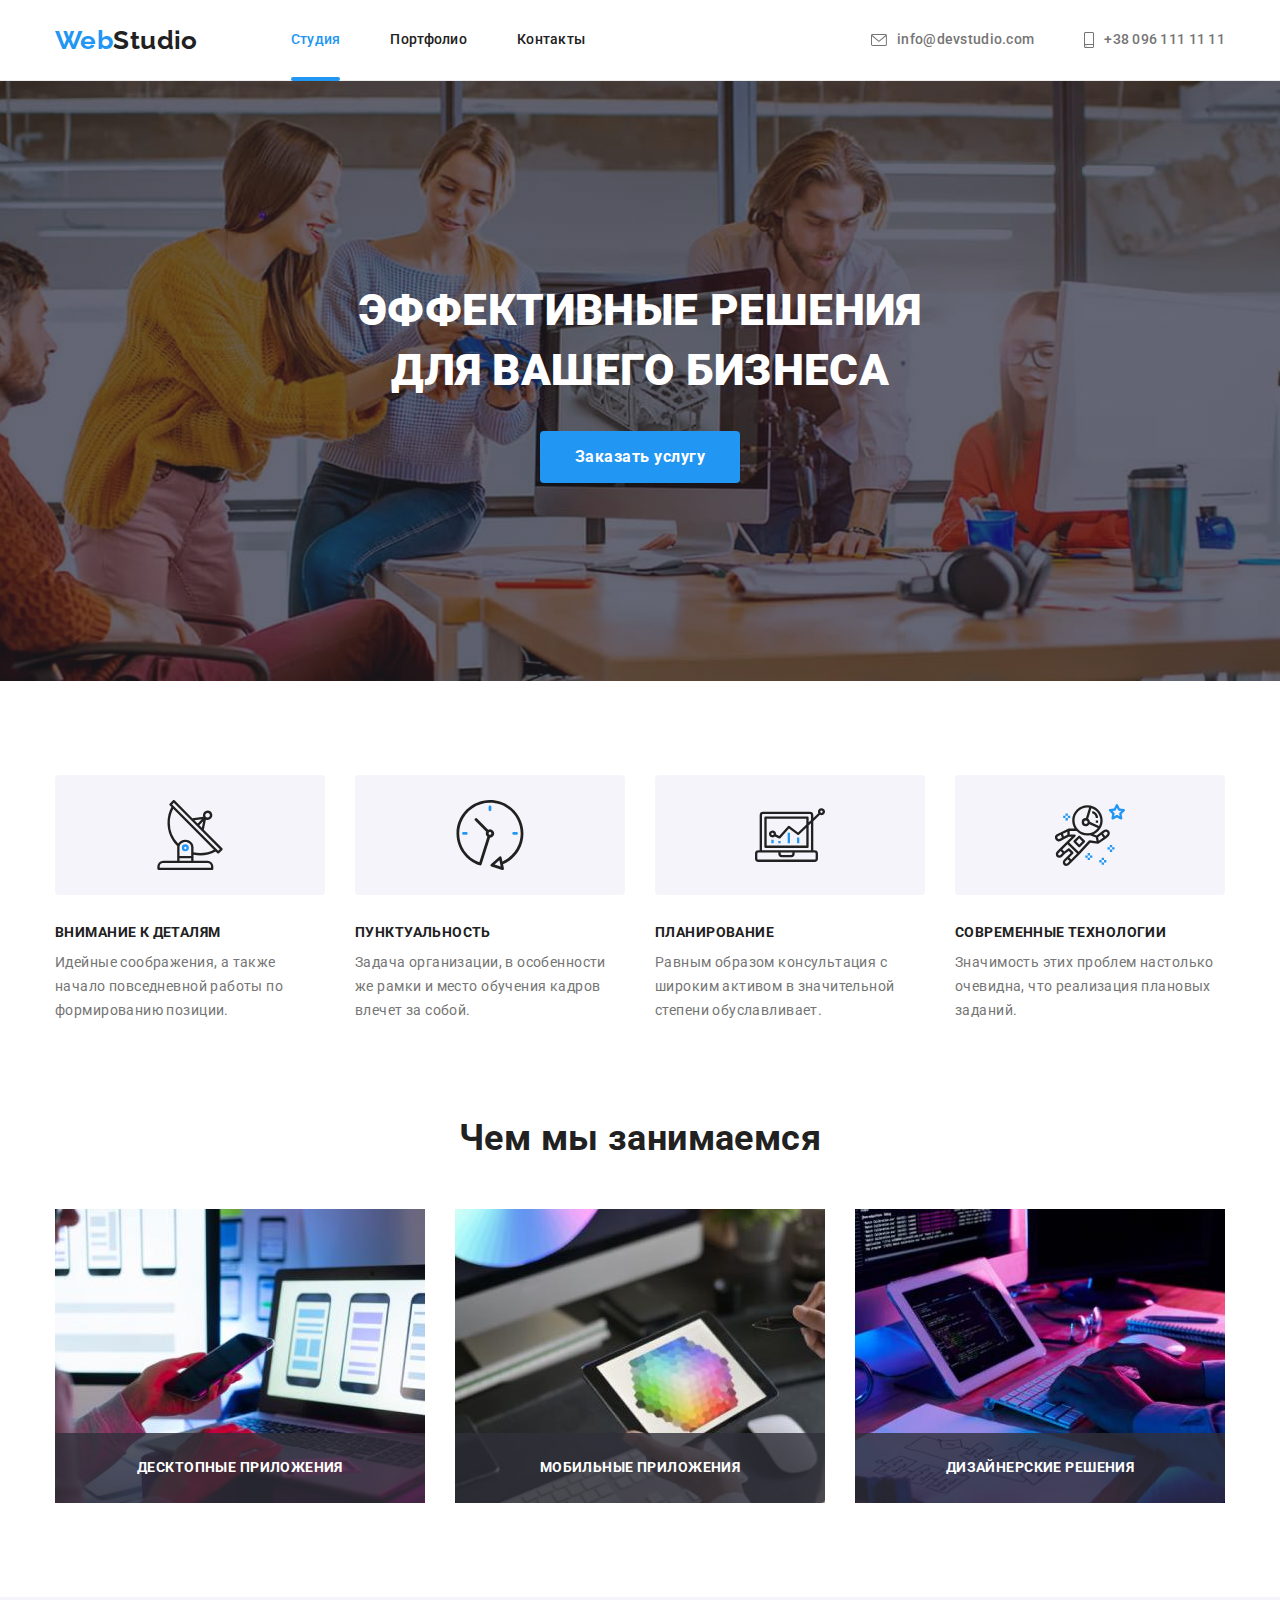
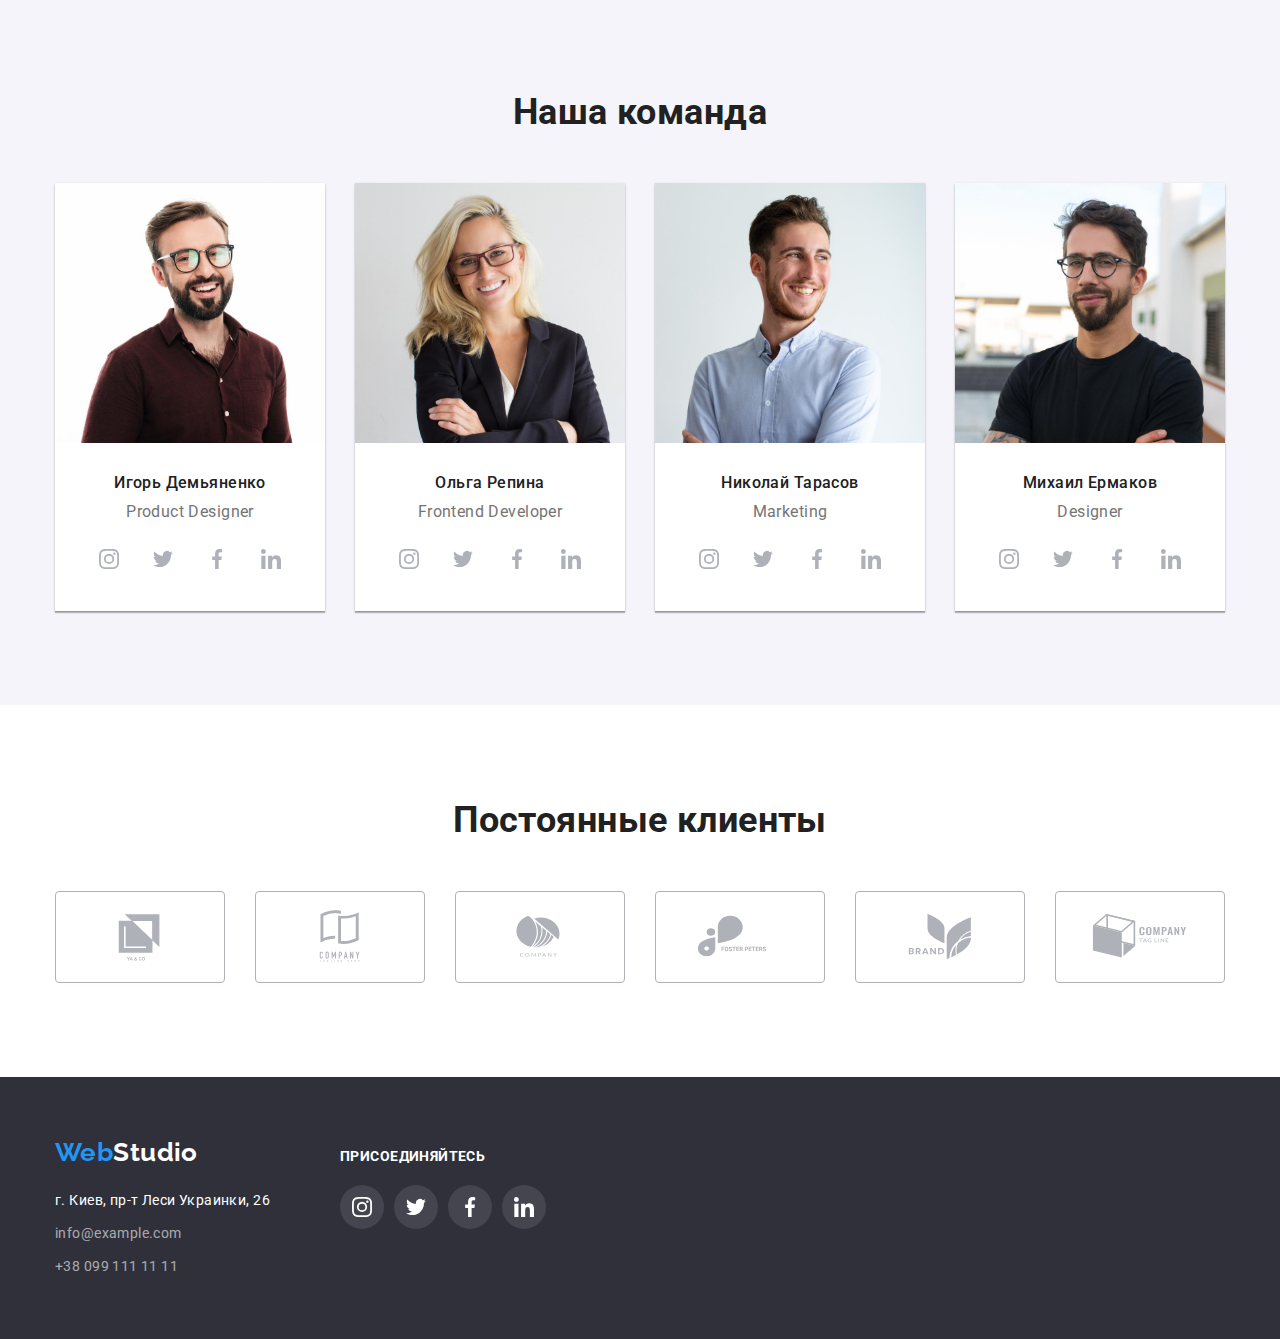
<file: index.html>
<!DOCTYPE html>
<html lang="ru">
<head>
    <meta charset="UTF-8">
    <meta http-equiv="X-UA-Compatible" content="IE=edge">
    <meta name="viewport" content="width=device-width, initial-scale=1.0">
    <title>WebStudio</title>
    <link href="https://fonts.googleapis.com/css2?family=Raleway:wght@700&family=Roboto:wght@400;500;700;900&display=swap"
        rel="stylesheet">
        <link rel="stylesheet" href="https://cdnjs.cloudflare.com/ajax/libs/modern-normalize/1.1.0/modern-normalize.min.css">
    <link rel="stylesheet" href="./CSS/styles.css">
</head>
<body>
    <header class="header">
        <div class="container">
        <nav class="site-nav">
        <a class="logo" href="/"><span class="logo-title" >Web</span>Studio</a>
        <ul class="site-navigation">
            <li class="item">
                <a class="link current" href="./index.html"> Студия</a></li>
            <li class="item">
                <a class="link" href="./portfolio.html"> Портфолио</a></li>
            <li class="item">
                <a class="link" href=""> Контакты</a></li>
        </ul>
        </nav>
        <ul class="address">
            <li class="item">
                <a class="link" href="mailto:info@devstudio.com">
                <svg class="envelope-icon" width="16px" height="12px">
                    <use href="images/symbol-defs.svg#envelope"></use>
                </svg> info@devstudio.com
                </a></li>

            <li class="item">
                <a class="link" href="tel:+380961111111">
                    <svg class="smartphone-icon" width="10px" height="16px">
                        <use href="images/symbol-defs.svg#smartphone"></use>
                    </svg>+38 096 111 11 11
                </a></li>
        </ul>
        </div>
    </header>
    <main>
        
        <section class="hero">
        <div class="container">
            <h1 class="hero-title">ЭФФЕКТИВНЫЕ РЕШЕНИЯ<br/>ДЛЯ ВАШЕГО БИЗНЕСА</h1>
            <button data-modal-open class="button primary" type="button">Заказать услугу</button>
      
            <div class="backdrop is-hidden" data-modal>
        <div class="modal">
            <button type="button" class="close" data-modal-close>
                <svg class="close-icon" width="11px" height="11px">
                    <use href="./images/symbol-defs.svg#cross"> </use>
                </svg>
            </button>
            <p>  </p>
            
        </div>
       </div>
       
        </div>
        </section>
        
        <section class="section-no-padding" >
            <div class="container">
            <h2 class="section-title" hidden>Наши особенности</h2>
            <ul class="feature-list">
            <li class="item"> 
                <div class="feature-icons">
                    <svg class="feature-icon" width="70px" height="70px">
                        <use href="images/symbol-defs.svg#antenna"></use>
                    </svg>
                </div>
                    <h3 class="title">ВНИМАНИЕ К ДЕТАЛЯМ</h3>
                    <p>Идейные соображения, а также начало повседневной работы по формированию позиции.</p>
            </li>
            
            <li class="item">
                <div class="feature-icons">
                    <svg class="feature-icon" width="70px" height="70px">
                        <use href="images/symbol-defs.svg#clock"></use>
                    </svg>
                </div>
                    <h3 class="title">ПУНКТУАЛЬНОСТЬ</h3>
                <p>Задача организации, в особенности же рамки и место обучения кадров влечет за собой.</p>
            </li>

            <li class="item">
                    <div class="feature-icons">
                        <svg class="feature-icon" width="70px" height="70px">
                            <use href="images/symbol-defs.svg#diagram"></use>
                        </svg>
                    </div>
                    <h3 class="title">ПЛАНИРОВАНИЕ</h3>
                <p>Равным образом консультация с широким активом в значительной степени обуславливает.</p>
            </li>
            <li class="item">
                <div class="feature-icons">
                    <svg class="feature-icon" width="70px" height="70px">
                        <use href="images/symbol-defs.svg#astronaut"></use>
                    </svg>
                </div>
                    <h3 class="title">СОВРЕМЕННЫЕ ТЕХНОЛОГИИ</h3>
                <p>Значимость этих проблем настолько очевидна, что реализация плановых заданий.</p>
            </li>
            </ul>
            </div>
            </section>
        <section class="section">
            <div class="container no-padding">
            <h2 class="section-title">Чем мы занимаемся</h2>
            <ul class="job-example">
                <li class="item"> 
                        <img src="./images/photo1.jpg" width="370" alt="програмист" /> 
                        <p class="title-text">Десктопные приложения</p>
                </li>

                        <li class="item"> 
                        <img src="./images/photo2.jpg" width="370" alt="дизайнер" /> 
                <p class="title-text">Мобильные приложения</p>
                    </li>
                        
                <li class="item"> 
                        <img src="./images/photo3.jpg" width="370" alt="креативный художник" /> 
                <p class="title-text">Дизайнерские решения</p>
                    </li>
                </ul>
            </div>
        </section>
        
        <!-- Команда-->
        <section class="team section">
            <div class="container">
            <h2 class="section-title">Наша команда</h2>
            <ul class="team-list">
                <li class="item">
                <img src="./images/img.jpg " width="270" alt="мужчина">  
            <div class="caption">
                <h3 class="name"> Игорь Демьяненко </h3>
                <p class="profession" lang="en"> Product Designer </p>
                <ul class="sn-contacts">
                    <li class="sn-item">
                        <a class="sn-link" href="">
                        <svg class="sn-icon" width="20px" height="20px">
                            <use href="images/symbol-defs.svg#instagram"></use>
                        </svg></a>
                    </li>
                    <li class="sn-item">
                        <a class="sn-link" href="">
                        <svg class="sn-icon" width="20px" height="20px">
                            <use href="images/symbol-defs.svg#twitter"></use>
                        </svg></a>
                    </li>
                    <li class="sn-item">
                        <a class="sn-link" href="">
                        <svg class="sn-icon" width="20px" height="20px">
                            <use href="images/symbol-defs.svg#facebook"></use>
                        </svg></a>
                    </li>
                    <li class="sn-item">
                        <a class="sn-link" href="">
                        <svg class="sn-icon" width="20px" height="20px">
                            <use href="images/symbol-defs.svg#linkedin"></use>
                        </svg></a>
                    </li>
                </ul>
            </div>
            </li>

                <li class="item">
                <img src="./images/img1.jpg" width="270" alt="женщина">
            <div class="caption">
                <h3 class="name"> Ольга Репина </h3> 
                <p class="profession" lang="en"> Frontend Developer </p>
                <ul class="sn-contacts">
                    <li class="sn-item">
                        <a class="sn-link" href="">
                            <svg class="sn-icon" width="20px" height="20px">
                                <use href="images/symbol-defs.svg#instagram"></use>
                            </svg></a>
                    </li>
                    <li class="sn-item">
                        <a class="sn-link" href="">
                            <svg class="sn-icon" width="20px" height="20px">
                                <use href="images/symbol-defs.svg#twitter"></use>
                            </svg></a>
                    </li>
                    <li class="sn-item">
                        <a class="sn-link" href="">
                            <svg class="sn-icon" width="20px" height="20px">
                                <use href="images/symbol-defs.svg#facebook"></use>
                            </svg></a>
                    </li>
                    <li class="sn-item">
                        <a class="sn-link" href="">
                            <svg class="sn-icon" width="20px" height="20px">
                                <use href="images/symbol-defs.svg#linkedin"></use>
                            </svg></a>
                    </li>
                </ul>
            </div>
            </li>

                <li class="item"> 
                <img src="./images/img2.jpg" width="270" alt="мужчина">
            <div class="caption">
                <h3 class="name"> Николай Тарасов </h3>
                <p class="profession" lang="en"> Marketing </p>
                <ul class="sn-contacts">
                    <li class="sn-item">
                        <a class="sn-link" href="">
                            <svg class="sn-icon" width="20px" height="20px">
                                <use href="images/symbol-defs.svg#instagram"></use>
                            </svg></a>
                    </li>
                    <li class="sn-item">
                        <a class="sn-link" href="">
                            <svg class="sn-icon" width="20px" height="20px">
                                <use href="images/symbol-defs.svg#twitter"></use>
                            </svg></a>
                    </li>
                    <li class="sn-item">
                        <a class="sn-link" href="">
                            <svg class="sn-icon" width="20px" height="20px">
                                <use href="images/symbol-defs.svg#facebook"></use>
                            </svg></a>
                    </li>
                    <li class="sn-item">
                        <a class="sn-link" href="">
                            <svg class="sn-icon" width="20px" height="20px">
                                <use href="images/symbol-defs.svg#linkedin"></use>
                            </svg></a>
                    </li>
                </ul>
            </div>
            </li>

                <li class="item">    
                <img src="./images/img3.jpg" width="270" alt="мужчина">
            <div class="caption">
                <h3 class="name"> Михаил Ермаков </h3>
                <p class="profession" lang="en"> Designer </p>
                <ul class="sn-contacts">
                    <li class="sn-item">
                        <a class="sn-link" href="">
                            <svg class="sn-icon" width="20px" height="20px">
                                <use href="images/symbol-defs.svg#instagram"></use>
                            </svg></a>
                    </li>
                    <li class="sn-item">
                        <a class="sn-link" href="">
                            <svg class="sn-icon" width="20px" height="20px">
                                <use href="images/symbol-defs.svg#twitter"></use>
                            </svg></a>
                    </li>
                    <li class="sn-item">
                        <a class="sn-link" href="">
                            <svg class="sn-icon" width="20px" height="20px">
                                <use href="images/symbol-defs.svg#facebook"></use>
                            </svg></a>
                    </li>
                    <li class="sn-item">
                        <a class="sn-link" href="">
                            <svg class="sn-icon" width="20px" height="20px">
                                <use href="images/symbol-defs.svg#linkedin"></use>
                            </svg></a>
                    </li>
                </ul>
            </div>
            </li>
            </ul>
            </div>
        </section>
        <section class="clients section">
            <div class="container">
            <h2 class="section-title">Постоянные клиенты</h2>
<ul class="clients-list">
    <li class="item">
        <a class="client-link" href="">
        <svg class="client-icon " width="106px" height="60px">
        <use href="images/symbol-defs.svg#ya-co"></use></svg></a>
    </li>
    <li class="item">
        <a class="client-link" href="">
        <svg class="client-icon" width="106px" height="60px">
        <use href="images/symbol-defs.svg#tagline"></use></svg></a>
    </li>
    <li class="item">
        <a class="client-link" href="">
        <svg class="client-icon" width="106px" height="60px">
        <use href="images/symbol-defs.svg#company"></use></svg></a>
    </li>
    <li class="item">
        <a class="client-link" href="">
        <svg class="client-icon" width="106px" height="60px">
        <use href="images/symbol-defs.svg#foster"></use></svg></a>
    </li>
    <li class="item">
        <a class="client-link" href="">
        <svg class="client-icon" width="106px" height="60px">
        <use href="images/symbol-defs.svg#brand"></use></svg></a>
    </li>
    <li class="item">
        <a class="client-link" href="">
        <svg class="client-icon" width="106px" height="60px">
        <use href="images/symbol-defs.svg#last"></use></svg></a>
    </li>
</ul>
</div>
        </section>
    </main>
    <footer class="footer">
        <div class="container">
        <div class="footer-link">
            <a class="logo" href="/"><span class="logo-title">Web</span>Studio</a>
            <address class="address">
                <ul class="address-list">
                    <li class="address-item"><a class="footer-address" href="">г. Киев, пр-т Леси Украинки, 26</a></li>
                    <li class="footer-mail"><a class="link-address" href="mailto:info@example.com">info@example.com</a></li>
                    <li><a class="link-address" href="tel:+380991111111">+38 099 111 11 11</a></li>
                </ul>
            </address>
    </div>
        <div class="footer-sn">
            
                <p class="invitation">присоединяйтесь</p>
                <ul class="footer-icons">
                    <li class="logo-item">
                                <a class="footer-icon link" href="">
                                <svg class="footer-icon" width="20px" height="20px">
                                <use href="images/symbol-defs.svg#instagram"></use>
                            </svg>
                        </a>
                    </li>
                    <li class="logo-item">
                            <a class="footer-icon link" href="">
                            <svg class="footer-icon" width="20px" height="20px">
                            <use href="images/symbol-defs.svg#twitter"></use>
                        </svg>
                        </a>
                    </li>
                    <li class="logo-item">
                            <a class="footer-icon link" href="">
                            <svg class="footer-icon" width="20px" height="20px">
                            <use href="images/symbol-defs.svg#facebook"></use>
                        </svg>
                        </a>
                    </li>
                    <li class="logo-item">
                            <a class="footer-icon link" href="">
                            <svg class="footer-icon" width="20px" height="20px">
                            <use href="images/symbol-defs.svg#linkedin"></use>
                        </svg>
                        </a>
                    </li>
                </ul>
                
            </div>
    </div>
    </footer>
    <script src="./js/modal.js"></script>
</body>
</html>
</file>
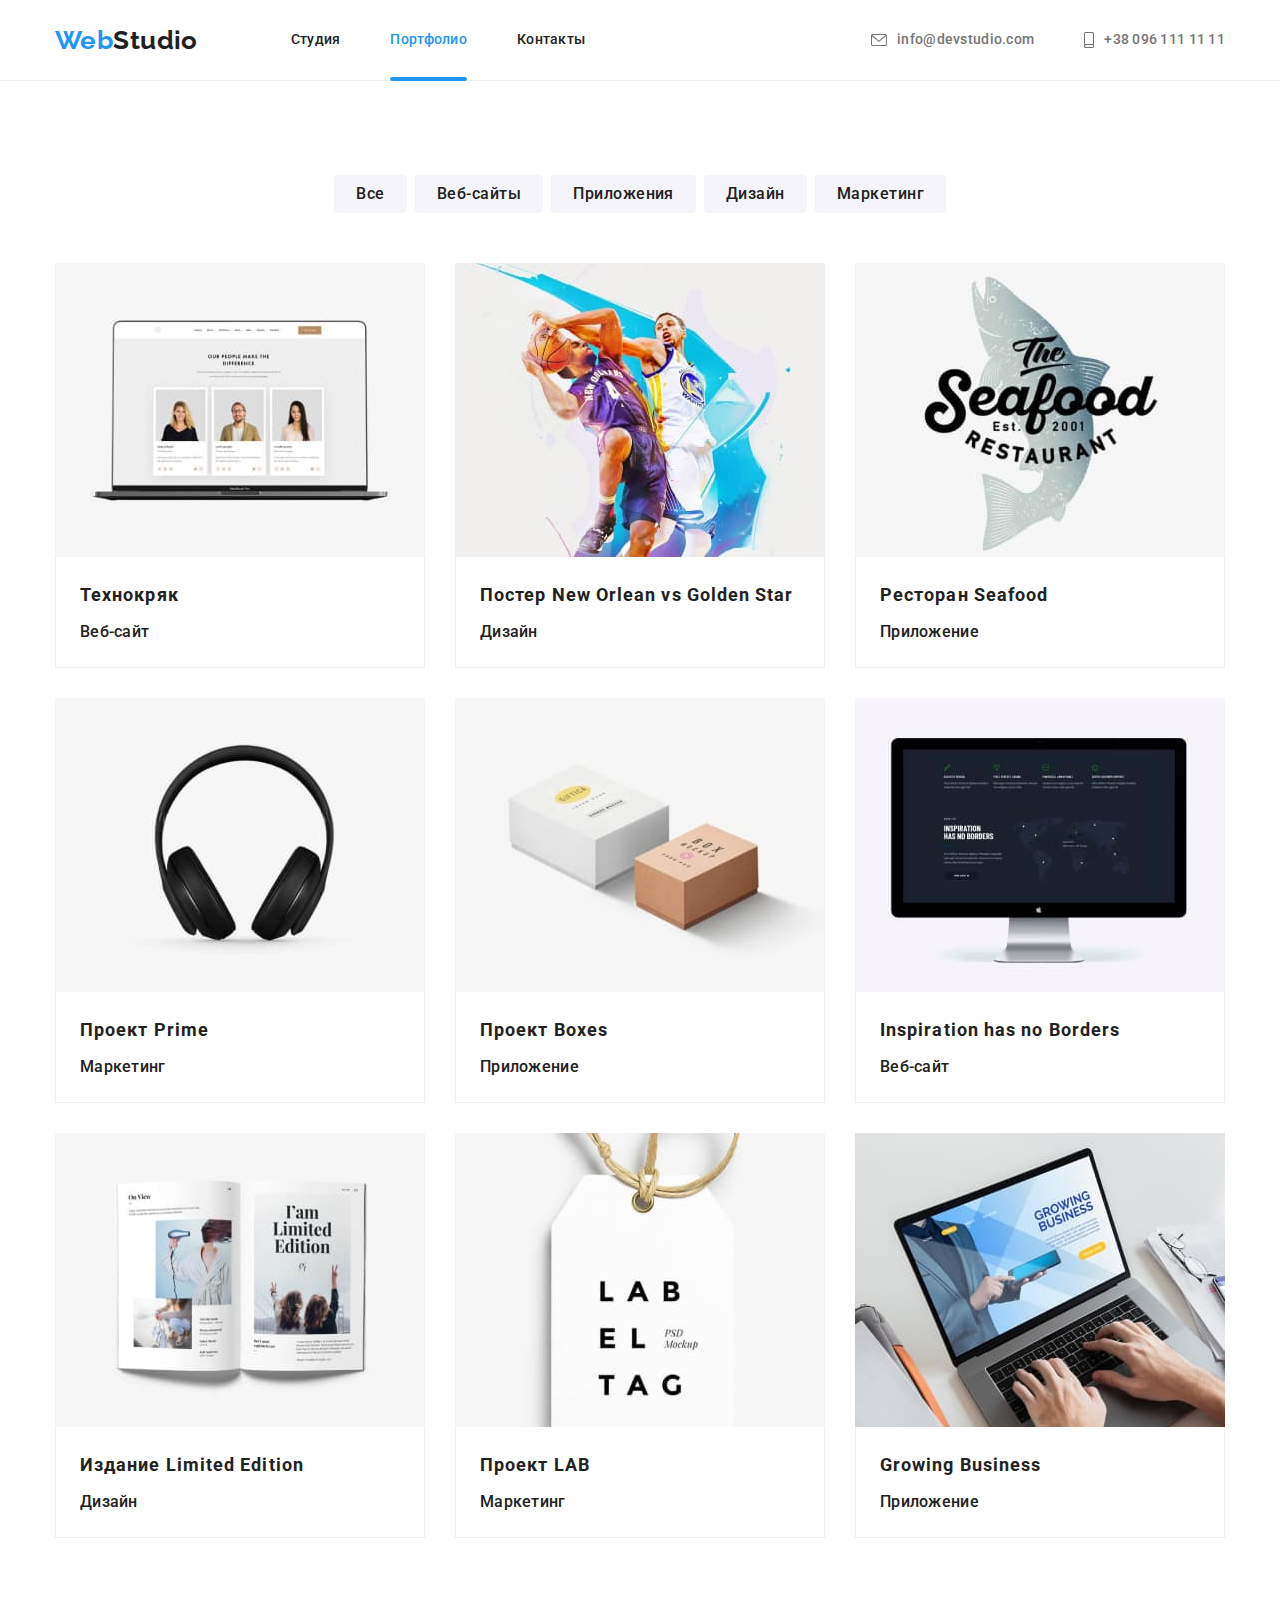
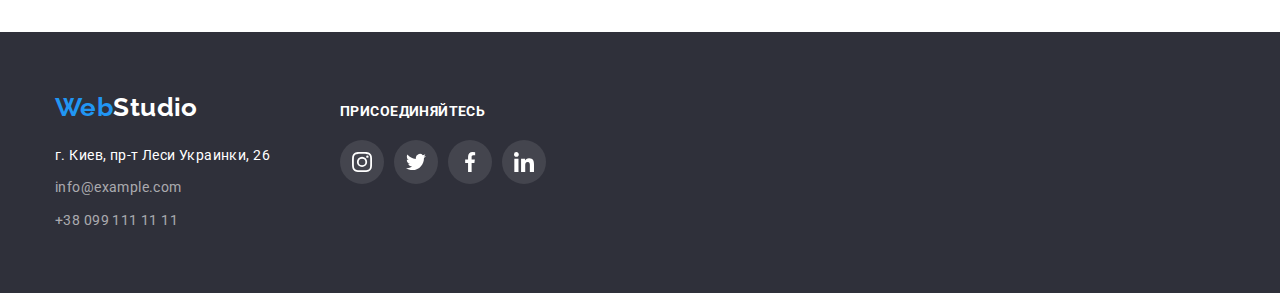
<file: portfolio.html>
<!DOCTYPE html>
<html lang="en">
<head>
    <meta charset="UTF-8">
    <meta http-equiv="X-UA-Compatible" content="IE=edge">
    <meta name="viewport" content="width=device-width, initial-scale=1.0">
    <title>Portfolio</title>
    <link href="https://fonts.googleapis.com/css2?family=Raleway:wght@700&family=Roboto:wght@400;500;700;900&display=swap"
        rel="stylesheet">
        <link rel="stylesheet" href="https://cdnjs.cloudflare.com/ajax/libs/modern-normalize/1.1.0/modern-normalize.min.css">
    <link rel="stylesheet" href="./CSS/styles.css">
</head>
<body>
<header class="header">
    <div class="container">
        <nav class="site-nav">
            <a class="logo" href="/"><span class="logo-title">Web</span>Studio</a>
            <ul class="site-navigation">
                <li class="item">
                    <a class="link" href="./index.html"> Студия</a>
                </li>
                <li class="item">
                    <a class="link current" href="./portfolio.html"> Портфолио</a>
                </li>
                <li class="item">
                    <a class="link" href=""> Контакты</a>
                </li>
            </ul>
        </nav>
        <ul class="address">
            <li class="item">
                <a class="link" href="mailto:info@devstudio.com">
                    <svg class="envelope-icon" width="16px" height="12px">
                        <use href="images/symbol-defs.svg#envelope"></use>
                    </svg> info@devstudio.com
                </a>
            </li>

            <li class="item">
                <a class="link" href="tel:+380961111111">
                    <svg class="smartphone-icon" width="10px" height="16px">
                        <use href="images/symbol-defs.svg#smartphone"></use>
                    </svg>+38 096 111 11 11
                </a>
            </li>
        </ul>
    </div>
</header>
    <main>
    <section class="section"> 
        <div class="container">
        <ul class="filters-list">
            <li class="item">
                <button class="button secondary" type="button">Все</button>
            </li>
            <li class="item">
                <button class="button secondary" type="button">Веб-сайты</button>
            </li>
            <li class="item"> 
                <button class="button secondary" type="button">Приложения</button>
            </li>
            <li class="item">
                <button class="button secondary" type="button">Дизайн</button>
            </li>
            <li class="item">
                <button class="button secondary" type="button">Маркетинг</button>
            </li>
        </ul>
        <h1 hidden>Все наше Портфолио</h1>
        
        <ul class="portfolio-list">

            
            <li class="element">
                <a class="element-link link" href="">
        <div class="element-thumb">
                <img src="./images/ph1.jpg" width="370" alt="экран компьютера">
            <div class="element-overlay">
                <!-- <div class="element-text"> -->
                    <p class="element-overlay-text">Технокряк это современная площадка распространения коронавируса. Компании используют эту платформу для цифрового
                            шпионажа и атак на защищённые сервера конкурентов.</p>
                <!-- </div> -->
            </div>
        </div>
                <div class="bottom"> 
                <h2 class="title">Технокряк</h2>
                <p class="project" >Веб-сайт</p>
            </div>
            </a>
            </li>


            <li class="element">
                <a class="element-link link" href="">
            <div class="element-thumb">
                    <img src="./images/ph2.jpg" width="370" alt="два баскетболиста">
        <div class="element-overlay">
            <div class="element-text">
                <p class="element-overlay-text">Технокряк это современная площадка распространения коронавируса. Компании
                    используют эту платформу для цифрового
                    шпионажа и атак на защищённые сервера конкурентов.</p>
            </div>
        </div>
        </div>
           
                    <div class="bottom"> 
                <h2 class="title">Постер New Orlean vs Golden Star</h2>
                <p class="project">Дизайн</p>
            </div>
            </a>
            </li>
            
            
            <li class="element">
                <a class="element-link link" href="">
                    <div class="element-thumb">
                <img src="./images/ph3.jpg" width="370" alt="логотип ресторана">
            <div class="element-overlay">
                <div class="element-text">
                    <p class="element-overlay-text">Технокряк это современная площадка распространения коронавируса. Компании
                        используют эту платформу для цифрового
                        шпионажа и атак на защищённые сервера конкурентов.</p>
                </div>
            </div>
            </div>
                <div class="bottom">  
                <h2 class="title">Ресторан Seafood</h2>
                <p class="project">Приложение</p>
            </div>
            </a>
            </li>

            <li class="element">
                <a class="element-link link" href="">
                <div class="element-thumb">
                    <img src="./images/ph4.jpg" width="370" alt="наушники">
            <div class="element-overlay">
                <div class="element-text">
                    <p class="element-overlay-text">Технокряк это современная площадка распространения коронавируса. Компании
                        используют эту платформу для цифрового
                        шпионажа и атак на защищённые сервера конкурентов.</p>
                </div>
            </div>
            </div>
                    <div class="bottom">
                <h2 class="title">Проект Prime</h2>
                <p class="project">Маркетинг</p>
            </div>
            </a>
            </li>


            <li class="element">
                <a class="element-link link" href="">
                    <div class="element-thumb">
                <img src="./images/ph5.jpg" width="370" alt="две картонные коробки">
            <div class="element-overlay">
                <div class="element-text">
                    <p class="element-overlay-text">Технокряк это современная площадка распространения коронавируса. Компании
                        используют эту платформу для цифрового
                        шпионажа и атак на защищённые сервера конкурентов.</p>
                </div>
            </div>
            </div>
                <div class="bottom"> 
                <h2 class="title">Проект Boxes</h2>
                <p class="project">Приложение</p>
            </div>
            </a>
            </li>

            <li class="element">
            <a class="element-link link" href="">
                <div class="element-thumb">
                <img src="./images/ph6.jpg" width="370" alt="монитор">
        <div class="element-overlay">
            <div class="element-text">
                <p class="element-overlay-text">Технокряк это современная площадка распространения коронавируса. Компании
                    используют эту платформу для цифрового
                    шпионажа и атак на защищённые сервера конкурентов.</p>
            </div>
        </div>
        </div>
                <div class="bottom">  
                <h2 class="title">Inspiration has no Borders</h2>
                <p class="project">Веб-сайт</p>
            </div>
            </a>
            </li>

            <li class="element">
                <a class="element-link link" href="">
                    <div class="element-thumb">
                <img src="./images/ph7.jpg" width="370" alt="открытая книга">
        <div class="element-overlay">
            <div class="element-text">
                <p class="element-overlay-text">Технокряк это современная площадка распространения коронавируса. Компании
                    используют эту платформу для цифрового
                    шпионажа и атак на защищённые сервера конкурентов.</p>
            </div>
        </div>
        </div>
                <div class="bottom">  
                <h2 class="title">Издание Limited Edition</h2>
                <p class="project">Дизайн</p>
            </div>
            </a>
            </li>

            <li class="element">
                <a class="element-link link" href="">
                    <div class="element-thumb">
                <img src="./images/ph8.jpg" width="370" alt="ярлык">
            <div class="element-overlay">
                <div class="element-text">
                    <p class="element-overlay-text">Технокряк это современная площадка распространения коронавируса. Компании
                        используют эту платформу для цифрового
                        шпионажа и атак на защищённые сервера конкурентов.</p>
                </div>
            </div>
            </div>
                <div class="bottom">  
                <h2 class="title">Проект LAB</h2>
                <p class="project">Маркетинг</p>
            </div>
            </a>
            </li>

            <li class="element">
                <a class="element-link link" href="">
                    <div class="element-thumb">
                <img src="./images/ph9.jpg" width="370" alt="ноутбук">
            <div class="element-overlay">
                <div class="element-text">
                    <p class="element-overlay-text">Технокряк это современная площадка распространения коронавируса. Компании
                        используют эту платформу для цифрового
                        шпионажа и атак на защищённые сервера конкурентов.</p>
                </div>
            </div>
            </div>
                <div class="bottom"> 
                <h2 class="title">Growing Business</h2>
                <p class="project">Приложение</p>
            </div>
            </a>
            </li>
        </ul>
        </div>
        </section>
    </main>
   <footer class="footer">
        <div class="container">
        <div class="footer-link">
            <a class="logo" href="/"><span class="logo-title">Web</span>Studio</a>
            <address class="address">
                <ul class="address-list">
                    <li class="address-item"><a class="footer-address" href="">г. Киев, пр-т Леси Украинки, 26</a></li>
                    <li class="footer-mail"><a class="link-address" href="mailto:info@example.com">info@example.com</a></li>
                    <li><a class="link-address" href="tel:+380991111111">+38 099 111 11 11</a></li>
                </ul>
            </address>
    </div>
        <div class="footer-sn">
            
                <p class="invitation">присоединяйтесь</p>
                <ul class="footer-icons">
                    <li class="logo-item">
                                <a class="footer-icon link" href="">
                                <svg class="footer-icon" width="20px" height="20px">
                                <use href="images/symbol-defs.svg#instagram"></use>
                            </svg>
                        </a>
                    </li>
                    <li class="logo-item">
                            <a class="footer-icon link" href="">
                            <svg class="footer-icon" width="20px" height="20px">
                            <use href="images/symbol-defs.svg#twitter"></use>
                        </svg>
                        </a>
                    </li>
                    <li class="logo-item">
                            <a class="footer-icon link" href="">
                            <svg class="footer-icon" width="20px" height="20px">
                            <use href="images/symbol-defs.svg#facebook"></use>
                        </svg>
                        </a>
                    </li>
                    <li class="logo-item">
                            <a class="footer-icon link" href="">
                            <svg class="footer-icon" width="20px" height="20px">
                            <use href="images/symbol-defs.svg#linkedin"></use>
                        </svg>
                        </a>
                    </li>
                </ul>
                
            </div>
    </div>
    </footer>
    <script src="./js/modal.js"></script>
</body>
</html>
</file>
<file: CSS/styles.css>
:root {
  --primary-text-color: #757575;
  --title-text-color: #212121;
  --accent-color: #2196f3;
  --primary-white-color: #ffffff;
  --secondary-bg-color: #f5f4fa;
  --first-bg-color: #2f303a;
  --footer-address-color: rgba(255, 255, 255, 0.6);
  --icons-color: #afb1b8;
}

img {
  display: block;
}
ul {
  list-style: none;
  padding: 0;
  margin: 0;
}

h1,
h2,
h3,
h4,
h5,
p {
  margin-top: 0;
  margin-bottom: 0;
}

body {
  background-color: var(--primary-white-color);
  color: var(--primary-text-color);

  font-family: Roboto, sans-serif;
  font-style: normal;
  font-size: 14px;
  font-weight: 400;
  line-height: 1.71;
  letter-spacing: 0.03em;
}

.container {
  margin-left: auto;
  margin-right: auto;
  width: 1200px;
  padding-left: 15px;
  padding-right: 15px;
}

.header {
  border-bottom: 1px solid #ececec;
}

.header .container {
  display: flex;
}

.logo {
  color: var(--title-text-color);
  font-family: Raleway;

  font-weight: bold;
  font-size: 26px;
  line-height: 1.19;
  text-decoration: none;

  transition: color 250ms cubic-bezier(0.4, 0, 0.2, 1);
}

.logo-title {
  color: var(--accent-color);
}
.logo:hover,
.logo:focus {
  color: var(--accent-color);
}
.link {
  color: var(--title-text-color);
  font-weight: 500;
  line-height: 1.14;
  letter-spacing: 0.02em;
  text-decoration: none;
}
.site-nav {
  display: flex;
  align-items: center;
}

.site-navigation {
  display: flex;
  margin-left: 93px;
}
.site-navigation .link {
  display: block;
  padding: 32px 0;
}
.site-navigation .item + .item {
  margin-left: 50px;
}

.site-nav .link {
  transition: color 250ms cubic-bezier(0.4, 0, 0.2, 1);
}
.site-nav .link:hover,
.site-nav .link:focus {
  color: var(--accent-color);
}

.site-nav .link.current {
  color: var(--accent-color);
}

.link {
  position: relative;
}

.link.current::after {
  display: block;
  content: '';
  /* outline: 4px solid red; */
  width: 100%;
  height: 4px;
  border-radius: 2px;
  background-color: var(--accent-color);
  position: absolute;
  bottom: -1px;
}

.address .link {
  color: var(--primary-text-color);

  transition: color 250ms cubic-bezier(0.4, 0, 0.2, 1);
}

.address .link .envelope-icon,
.address .link .smartphone-icon {
  /* display: flex; */
  margin-right: 10px;
  fill: currentColor;
}

.address .item .link {
  display: flex;
  align-items: center;
}

.address .link:hover,
.address .link:focus {
  color: var(--accent-color);
}

.address {
  display: flex;
  align-items: center;
  margin-left: auto;
}

.address .item + .item {
  margin-left: 50px;
}

/*Hero*/

.backdrop {
  position: fixed;
  top: 0;
  left: 0;
  width: 100%;
  height: 100%;
  background-color: rgba(0, 0, 0, 0.2);
  z-index: 2;

  opacity: 1;
  transition: opacity 250ms cubic-bezier(0.4, 0, 0.2, 1);
}

.backdrop.is-hidden {
  opacity: 0;
  pointer-events: none;
  /* visibility: hidden; */
}

.backdrop.is-hidde .modal {
  transform: translate(-50%, -50%) scale(1.1);
  opacity: 0;
}

.modal {
  position: absolute;
  top: 50%;
  left: 50%;
  visibility: visible;

  min-width: 528px;
  min-height: 581px;
  background-color: var(--primary-white-color);

  transform: translate(-50%, -50%) scale(1);
  opacity: 1;

  transition: transform 250ms cubic-bezier(0.4, 0, 0.2, 1),
    opacity 250ms cubic-bezier(0.4, 0, 0.2, 1);
}

.close {
  width: 30px;
  height: 30px;
  border-radius: 50%;
  border: 1px solid rgba(0, 0, 0, 0.1);
  background-color: #ffffff;
  cursor: pointer;
  position: absolute;
  top: 0;
  right: 0;
  margin-top: 8px;
  margin-right: 8px;
}

.hero {
  background-color: #2f303a;
  text-align: center;
  height: 600px;
  max-width: 1600px;
  margin-left: auto;
  margin-right: auto;
  background-image: linear-gradient(to right, rgba(47, 48, 58, 0.4), rgba(47, 48, 58, 0.4)),
    url(../images/hero.jpg);
  background-repeat: no-repeat;
  background-position: center;
  background-size: cover;
}

.hero .container {
  /* height: 600px; */
  padding-top: 200px;
  padding-bottom: 200px;
}

.hero-title {
  color: var(--primary-white-color);

  font-weight: 900;
  font-size: 44px;
  line-height: 1.36;
  text-align: center;

  margin-top: 0;
  margin-bottom: 30px;
}

/*Section*/

/* .section .container {
  padding-top: 94px;
  padding-bottom: 94px;
} */

.section-title {
  color: var(--title-text-color);
  /* font-weight: 700; */
  font-size: 36px;
  line-height: 1.17;
  text-align: center;

  margin-bottom: 50px;
}
.section {
  padding-top: 94px;
  padding-bottom: 94px;
}
.section-no-padding {
  padding-top: 94px;
  padding-bottom: 0;
}

.job-example {
  display: flex;
}

.job-example .item {
  width: 370px;
  position: relative;
  /* outline: 1px solid red; */
}

.job-example .item + .item {
  margin-left: 30px;
}
/* .overlay-job::after {
  content: '';
  bottom: 0;
  left: 0;
  /* display: inline-block; */
/* background-color: rgba(47, 48, 58, 0.8);
  outline: 2px solid red;
  width: 370px;
  height: 70px;
  position: absolute;
} */
*/ .overlay-name {
  position: relative;
}
.item .title-text {
  position: absolute;
  bottom: 0;

  width: 100%;
  padding: 27px;

  line-height: 1.14;
  font-weight: 700;
  color: var(--primary-white-color);
  background-color: rgba(47, 48, 58, 0.8);
  border-radius: 0px 0px 4px 4px;
  text-transform: uppercase;
  text-align: center;
}
/* /-----------------*Features*--------------------/ */

.feature-icons {
  display: flex;
  width: 270px;
  height: 120px;
  justify-content: center;
  align-items: center;
  /* border: 1px solid var(--icons-color); */

  background-color: #f5f4fa;
  border-radius: 4px;
  margin-bottom: 30px;
}

.feature-list {
  display: flex;
  justify-content: center;
}

.feature-list .item {
  width: 270px;
}

.feature-list .item + .item {
  margin-left: 30px;
}

.feature-list .title {
  color: var(--title-text-color);

  font-size: 14px;
  line-height: 1.14;

  margin-top: 0;
  margin-bottom: 10px;
}

.feature-list p {
  margin-top: 0;
  margin-bottom: 0;
}

/*-----------------------Team-----------------------------------*/

.team.section {
  background-color: #f5f4fa;
}
.team-list .name {
  color: var(--title-text-color);
  font-weight: 500;
  font-size: 16px;
  line-height: 1.19;
}

.team-list .profession {
  font-size: 16px;
  line-height: 1.19;

  margin-top: 10px;
}

.team-list {
  display: flex;
}

.team-list .item {
  box-shadow: 0px 1px 3px rgba(0, 0, 0, 0.12), 0px 1px 1px rgba(0, 0, 0, 0.14),
    0px 2px 1px rgba(0, 0, 0, 0.2);
}

.team-list .item + .item {
  margin-left: 30px;
}

.team-list .name,
.team-list .profession {
  text-align: center;
}

.team-list .caption {
  padding-top: 30px;
  padding-bottom: 30px;
  background-color: #ffffff;
}
.sn-contacts {
  display: flex;
  justify-content: center;
  margin-top: 16px;
}

.sn-contacts .sn-item + .sn-item {
  margin-left: 10px;
}

.sn-link {
  display: flex;
  width: 44px;
  height: 44px;
  border-radius: 50%;
  justify-content: center;
  align-items: center;
  background-color: #ffffff;
  color: var(--icons-color);

  transition: color 250ms cubic-bezier(0.4, 0, 0.2, 1),
    background-color 250ms cubic-bezier(0.4, 0, 0.2, 1);
}

.sn-icon {
  fill: currentColor;
}

.sn-link:hover,
.sn-link:focus {
  color: #ffffff;
  background-color: var(--accent-color);
}

/* ----------------clients------------------ */

.clients-list {
  display: flex;
  justify-content: center;
}

.clients-list .item + .item {
  margin-left: 30px;
}

.client-link {
  display: flex;
  width: 170px;
  height: 92px;
  justify-content: center;
  align-items: center;
  border: 1px solid var(--icons-color);
  border-radius: 4px;
  color: var(--icons-color);

  transition: color 250ms cubic-bezier(0.4, 0, 0.2, 1),
    border-color 250ms cubic-bezier(0.4, 0, 0.2, 1);
}

.client-icon {
  fill: currentColor;
}
.client-link:hover,
.client-link:focus {
  color: var(--accent-color);
  border-color: var(--accent-color);
}
/*Address*/

.address {
  color: var(--primary-white-color);
  line-height: 1.71;
  font-style: normal;

  margin-top: 0;
  margin-bottom: 0;
}
.address .link-address {
  color: var(--footer-address-color);
  text-decoration: none;
}

/*Button*/

.button {
  color: var(--title-text-color);
  cursor: pointer;

  font-family: inherit;
  font-style: normal;
  font-weight: 500;
  font-size: 16px;
  line-height: 1.62;
  letter-spacing: 0.03em;

  border-radius: 4px;
  border: transparent;
}

.button.primary {
  color: var(--primary-white-color);
  background-color: var(--accent-color);

  font-weight: 700;
  font-size: 16px;
  line-height: 1.87;

  padding: 11px 32px;
  min-width: 200px;
  text-align: center;
}

.button.secondary {
  background-color: var(--secondary-bg-color);

  font-weight: 500;
  font-size: 16px;
  line-height: 1.62;

  padding: 6px 22px;
  min-width: 73px;

  transition: color 250ms cubic-bezier(0.4, 0, 0.2, 1),
    background-color 250ms cubic-bezier(0.4, 0, 0.2, 1),
    box-shadow 250ms cubic-bezier(0.4, 0, 0.2, 1);
}

.button.secondary:hover,
.button.secondary:focus,
.button.secondary:active {
  color: var(--primary-white-color);
  background-color: var(--accent-color);
  box-shadow: 0px 3px 1px rgba(0, 0, 0, 0.1), 0px 1px 2px rgba(0, 0, 0, 0.08),
    0px 2px 2px rgba(0, 0, 0, 0.12);
}

/*Portfolio*/
.portfolio-list .title {
  color: var(--title-text-color);

  font-weight: 700;
  font-size: 18px;
  line-height: 2;

  letter-spacing: 0.06em;

  margin-bottom: 4px;
}

.filters-list {
  display: flex;
  justify-content: center;
  margin-top: 0;
  margin-bottom: 50px;
}

.filters-list .item + .item {
  margin-left: 8px;
}

.project {
  font-size: 16px;
  line-height: 1.87;
}

.portfolio-list {
  display: flex;
  flex-wrap: wrap;
  justify-content: space-between;
  flex-basis: inherit;
}

.element {
  width: 370px;
  margin-right: 30px;
  margin-bottom: 30px;
}

.portfolio-list .bottom {
  padding: 20px 24px;
  border-width: 0px 1px 1px 1px;
  border-color: #eeeeee;
  border-style: solid;
}

.element:nth-child(3n) {
  margin-right: 0px;
}

.element:nth-last-child(-n + 3) {
  margin-bottom: 0;
}
.element-thumb {
  position: relative;
  overflow: hidden;
}

.element-text {
  /* outline: 2px solid red; */
  position: absolute;

  top: 50%;
  left: 50%;
  transform: translate(-50%, -50%);
  display: flex;

  opacity: 1;
  width: 322px;
  height: 168px;

  transition: opacity 250ms cubic-bezier(0.4, 0, 0.2, 1) 250ms;
}

.element-overlay {
  position: absolute;
  top: 0;
  left: 0;
  width: 100%;
  height: 100%;
  background-color: rgba(33, 150, 243, 0.9);

  padding: 63px 24px;

  transform: translateY(100%);
  opacity: 0;
  transition: transform 250ms cubic-bezier(0.4, 0, 0.2, 1),
    opacity 250ms cubic-bezier(0.4, 0, 0.2, 1);

  outline: 2px solid teal;
}

.element-link {
  display: block;
  transition: box-shadow 0px 1px 1px rgba(0, 0, 0, 0.12), 0px 4px 4px rgba(0, 0, 0, 0.06),
    1px 4px 6px rgba(0, 0, 0, 0.16);
}

.element-link:hover,
.element-link:focus {
  box-shadow: 0px 1px 1px rgba(0, 0, 0, 0.12), 0px 4px 4px rgba(0, 0, 0, 0.06),
    1px 4px 6px rgba(0, 0, 0, 0.16);
}

.element-link:hover .element-overlay,
.element-link:focus .element-overlay {
  opacity: 1;
  transform: translateY(0);
}

.element-overlay-text {
  margin: 0;
  font-size: 18px;
  line-height: 1.55;

  color: var(--primary-white-color);
}

/* -----------------Footer------------------- */
.footer {
  background-color: #2f303a;
  /* color: var(--primary-white-color); */
}

.footer .logo {
  color: var(--primary-white-color);

  transition: color 250ms cubic-bezier(0.4, 0, 0.2, 1);
}

.footer .logo:hover,
.footer .logo:focus {
  color: var(--accent-color);
}

.address .link-address {
  transition: color cubic-bezier(0.4, 0, 0.2, 1);
}
.address .link-address:hover,
.address .link-address:focus {
  color: var(--accent-color);
}
.footer {
  padding-top: 60px;
  padding-bottom: 60px;
}

.address-item {
  margin-top: 20px;
  margin-bottom: 9px;
}
.footer-mail {
  margin-bottom: 9px;
}

.address-list .footer-address {
  color: var(--primary-white-color);
  text-decoration: none;

  transition: color 250ms cubic-bezier(0.4, 0, 0.2, 1);
}
.address-list .footer-address:hover,
.address-list .footer-address:focus {
  color: var(--accent-color);
}

.invitation {
  text-transform: uppercase;
  font-weight: 700;
  line-height: 1.14;
  color: #ffffff;
  margin-bottom: 20px;
}
.footer-icon.link {
  display: flex;
  width: 44px;
  height: 44px;
  border-radius: 50%;
  align-items: center;
  background-color: rgba(255, 255, 255, 0.1);
  color: #ffffff;

  transition: background-color 250ms cubic-bezier(0.4, 0, 0.2, 1);
}
.footer-icon {
  justify-content: center;
  fill: currentColor;
}
.footer-icons .logo-item + .logo-item {
  margin-left: 10px;
}

.footer-icons {
  display: flex;
}

.footer .container {
  display: flex;
}

.footer-sn {
  margin: 12px 0 0 70px;
}
.footer-icon.link:hover,
.footer-icon.link:focus {
  background-color: var(--accent-color);
}
</file>
